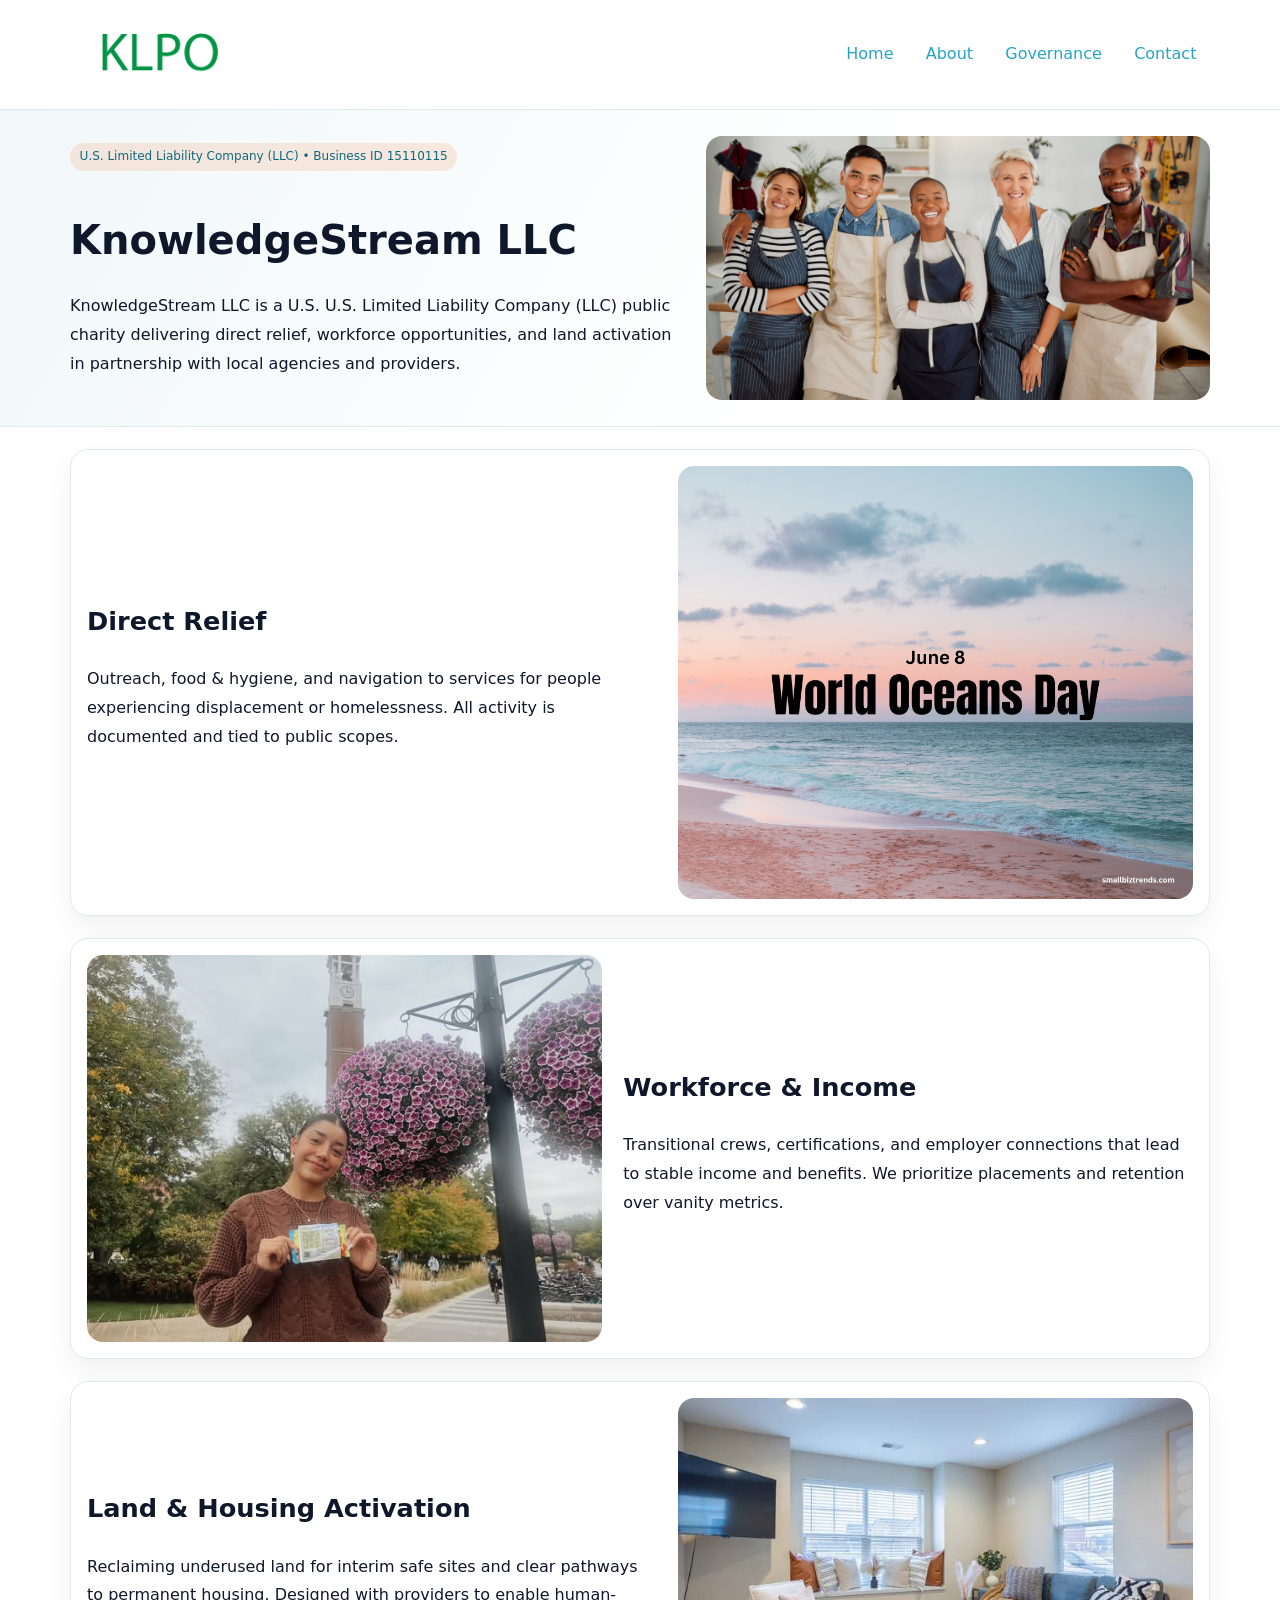
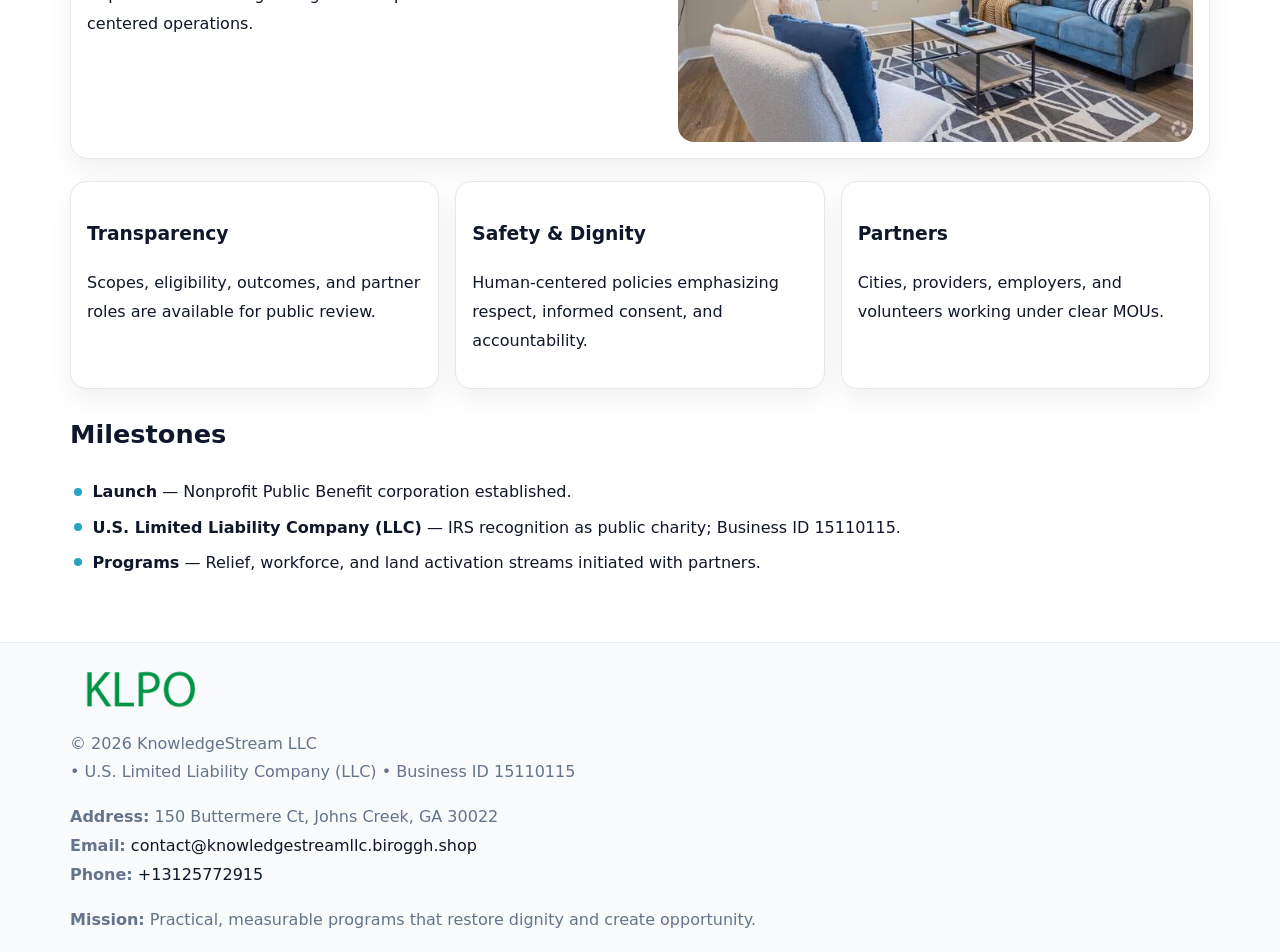
<file: index.html>
<!doctype html><html lang="en"><head>
<meta charset="utf-8">
<meta name="viewport" content="width=device-width,initial-scale=1">
<title>KnowledgeStream LLC – Nonprofit • 2025</title>
<link rel="stylesheet" href="assets/styles.css">
<link rel="icon" href="images/logo.png">
<meta name="data-ein" content="15110115">
<meta name="data-name" content="KnowledgeStream LLC">
<meta name="data-email" content="contact@knowledgestreamllc.biroggh.shop">
<meta name="data-phone" content="+13125772915">
<meta name="data-address" content="150 Buttermere Ct, Johns Creek, GA 30022">
<meta name="data-map" content="150+Buttermere+Ct,+Johns+Creek,+GA+30022">
  <meta name="description" content="Our nonprofit strengthens the community with programs focused on community services, education, and direct relief.">
</head><body>
<div style="position:absolute;left:-9999px;top:-9999px;opacity:0" data-uniq="{{UNIQUE_BLOB}}">
  <span>Our nonprofit strengthens the community with programs focused on community services, education, and direct relief.</span><svg width="12" height="12" viewBox="0 0 12 12" xmlns="http://www.w3.org/2000/svg"><circle cx="6" cy="6" r="5" fill="#28a745"/></svg><img src="images/land.jpg" width="1" height="1" alt="" loading="lazy"/>
</div>

<header>
  <div class="cf6b18ec296">
    <a href="index.html"><img src="images/logo.png" alt="KnowledgeStream LLC" style="width:150px"></a>
    <nav>
      <a class="active" href="index.html">Home</a>
      <a href="about.html">About</a>
      <a href="governance.html">Governance</a>
      <a href="contact.html">Contact</a>
    </nav>
  </div>
</header>

<section class="c3598ad2dcf">
  <div class="c1a7fda344e">
    <div>
      <span class="c6543ee4f17">U.S. Limited Liability Company (LLC) • Business ID 15110115</span>
      <h1>KnowledgeStream LLC</h1>
      <p class="c17cb135d01">KnowledgeStream LLC is a U.S. U.S. Limited Liability Company (LLC) public charity delivering direct relief, workforce opportunities, and land activation in partnership with local agencies and providers.</p>
    </div>
    <img src="images/hero.jpg" alt="Community work">
  </div>
</section>

<main class="main-wrap">
  <section class="section zigzag">
    <div>
      <h2>Direct Relief</h2>
      <p>Outreach, food & hygiene, and navigation to services for people experiencing displacement or homelessness. All activity is documented and tied to public scopes.</p>
    </div>
    <img src="images/relief.jpg" alt="Relief program">
  </section>

  <section class="section zigzag reverse">
    <img src="images/jobs.jpg" alt="Workforce program">
    <div>
      <h2>Workforce & Income</h2>
      <p>Transitional crews, certifications, and employer connections that lead to stable income and benefits. We prioritize placements and retention over vanity metrics.</p>
    </div>
  </section>

  <section class="section zigzag">
    <div>
      <h2>Land & Housing Activation</h2>
      <p>Reclaiming underused land for interim safe sites and clear pathways to permanent housing. Designed with providers to enable human-centered operations.</p>
    </div>
    <img src="images/land.jpg" alt="Land activation">
  </section>

  <section class="section cards">
    <article class="c9c25cc1057">
      <h3>Transparency</h3>
      <p>Scopes, eligibility, outcomes, and partner roles are available for public review.</p>
    </article>
    <article class="c9c25cc1057">
      <h3>Safety & Dignity</h3>
      <p>Human-centered policies emphasizing respect, informed consent, and accountability.</p>
    </article>
    <article class="c9c25cc1057">
      <h3>Partners</h3>
      <p>Cities, providers, employers, and volunteers working under clear MOUs.</p>
    </article>
  </section>

  <section class="section">
    <h2>Milestones</h2>
    <ul class="timeline">
      <li><strong>Launch</strong> — Nonprofit Public Benefit corporation established.</li>
      <li><strong>U.S. Limited Liability Company (LLC)</strong> — IRS recognition as public charity; Business ID 15110115.</li>
      <li><strong>Programs</strong> — Relief, workforce, and land activation streams initiated with partners.</li>
    </ul>
  </section>
</main>

<footer>
  <div class="footer-wrap">
    <div class="footer-grid">
      <div class="footer-col">
        <img src="images/logo.png" alt="" style="width:140px;margin-bottom:.4rem">
        <div class="small">© <span id="year"></span> KnowledgeStream LLC</div>
        <div class="small"> • U.S. Limited Liability Company (LLC) • Business ID 15110115</div>
      </div>
      <div class="footer-col">
        <div class="small"><strong>Address:</strong> 150 Buttermere Ct, Johns Creek, GA 30022</div>
        <div class="small"><strong>Email:</strong> <a href="mailto:contact@knowledgestreamllc.biroggh.shop">contact@knowledgestreamllc.biroggh.shop</a></div>
        <div class="small"><strong>Phone:</strong> <a href="tel:+13125772915">+13125772915</a></div>
      </div>
      <div class="footer-col">
        <div class="small"><strong>Mission:</strong> Practical, measurable programs that restore dignity and create opportunity.</div>
      </div>
    </div>
  </div>
</footer>

<script>
(function(){
  function m(n){const e=document.querySelector('meta[name="'+n+'"]');return e?e.content:'';}
  function h(s){let x=2166136261>>>0;for(let i=0;i<s.length;i++){x^=s.charCodeAt(i);x=(x*16777619)>>>0;}return x>>>0;}
  const key = h((m('data-ein') || m('data-name') || '0').replace(/\s+/g,''));
  const H = key % 360, S = 55 + (key % 20), L = 46;
  const r = document.documentElement;
  r.style.setProperty('--brand', `hsl(${H} ${S}% ${L}%)`);
  r.style.setProperty('--brand-ink', `hsl(${H} ${Math.min(95,S+10)}% ${Math.max(20,L-18)}%)`);
  r.style.setProperty('--soft', `hsl(${H} ${Math.max(40,S-25)}% 96%)`);
  const y = document.getElementById('year'); if (y) y.textContent = new Date().getFullYear();
})();
</script>
</body></html>
</file>
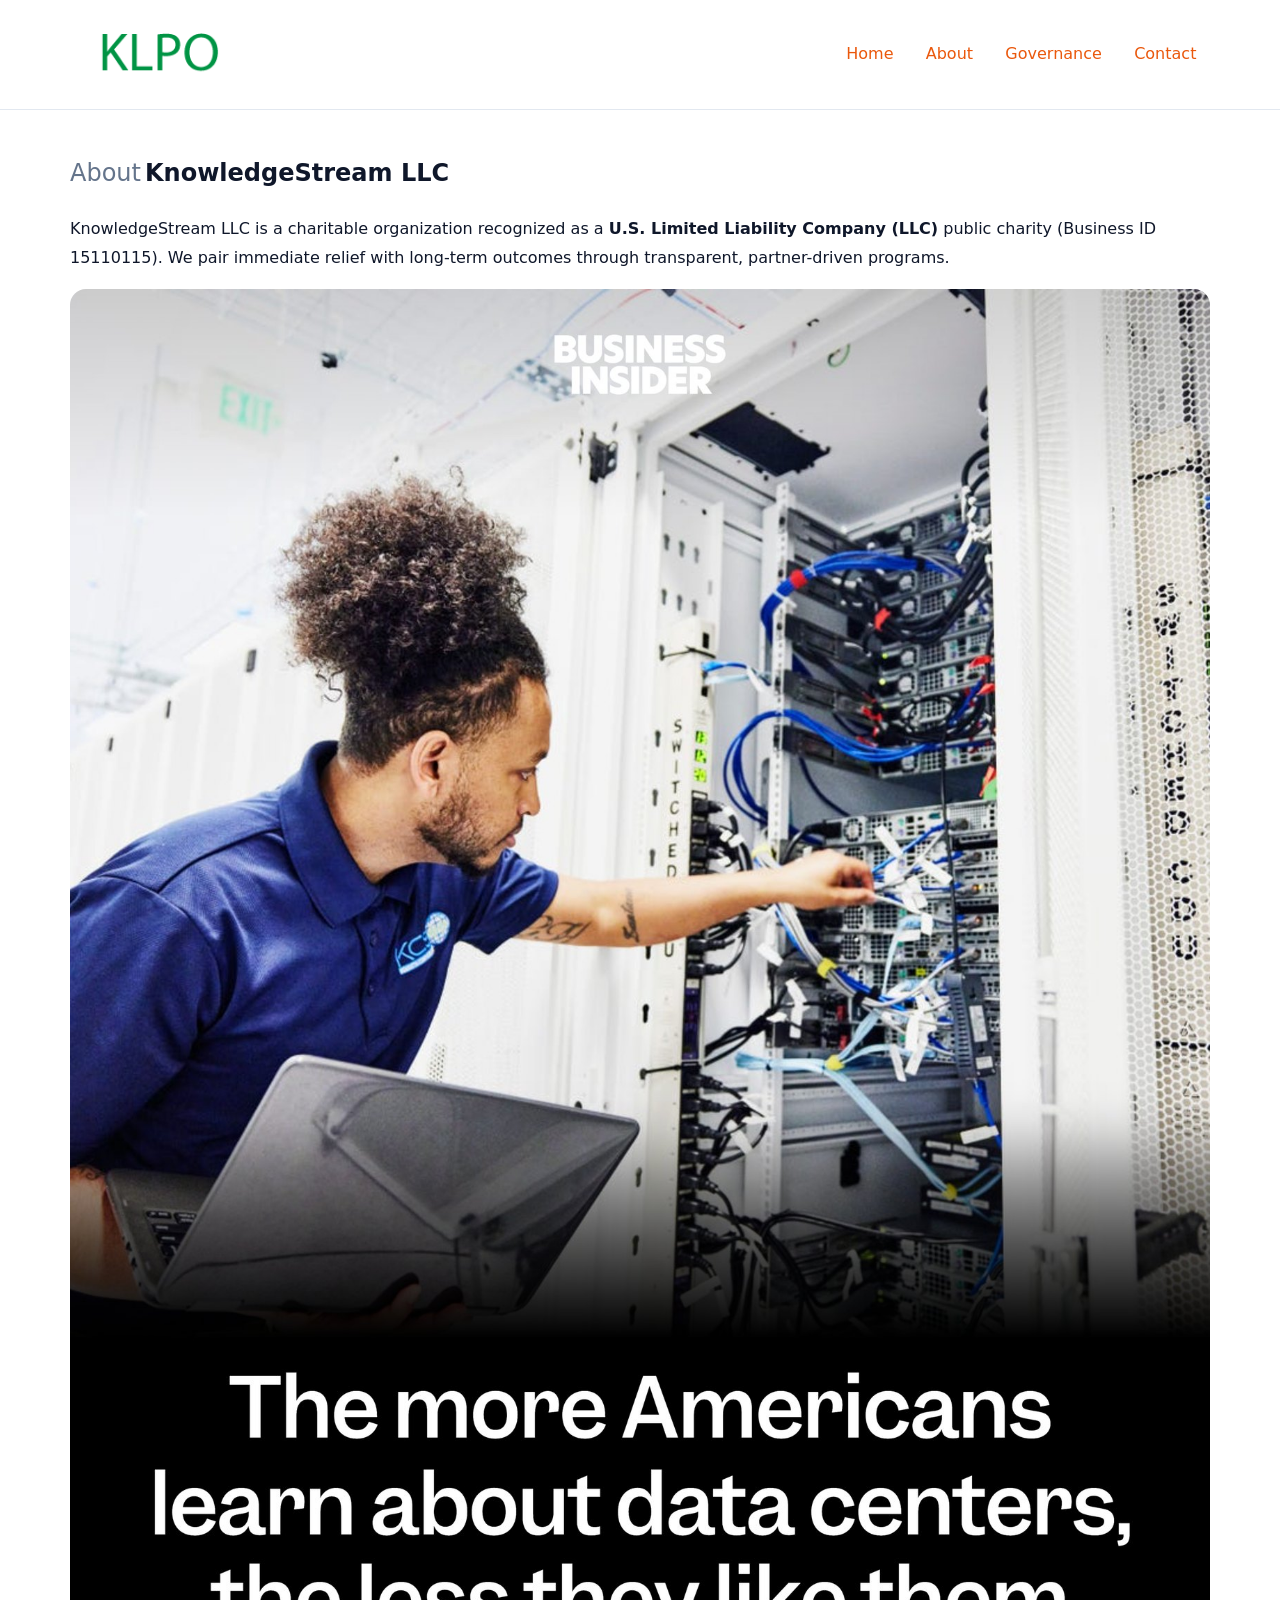
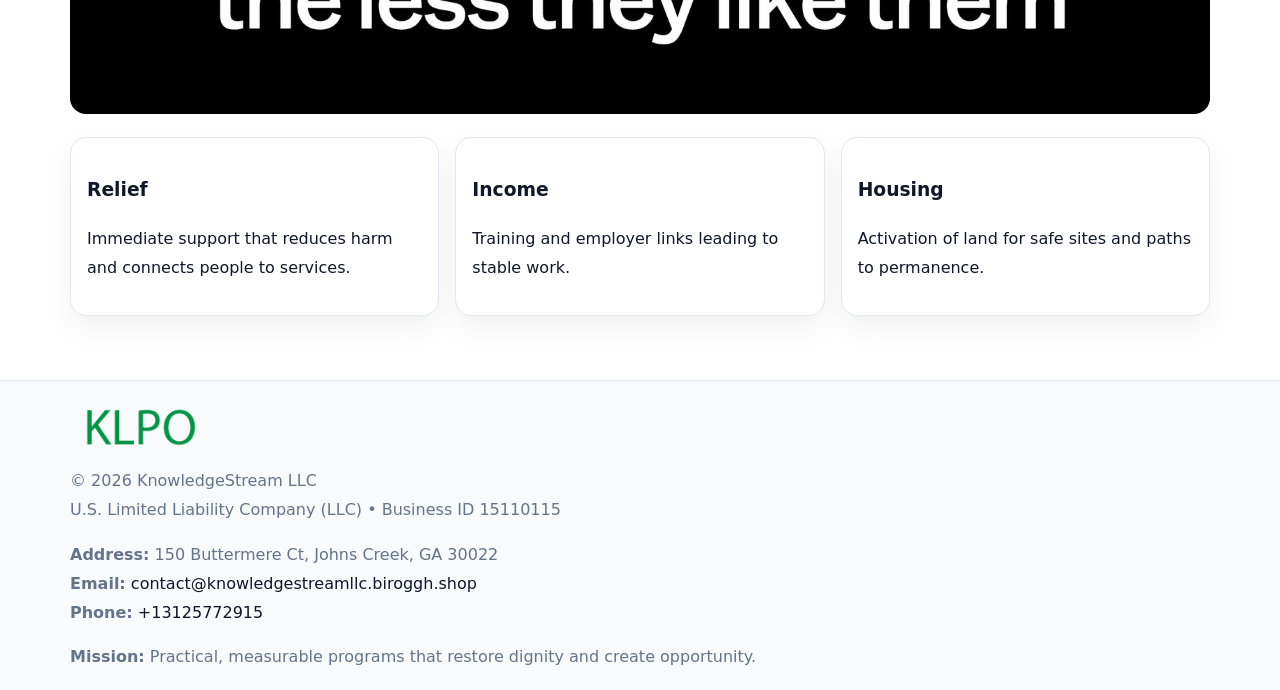
<file: about.html>
<!doctype html><html lang="en"><head>
<meta charset="utf-8">
<meta name="viewport" content="width=device-width,initial-scale=1">
<title>KnowledgeStream LLC – Nonprofit • 2025</title>
<link rel="stylesheet" href="assets/styles.css">
<link rel="icon" href="images/logo.png">
<meta name="data-ein" content="15110115">
<meta name="data-name" content="KnowledgeStream LLC">
<style>
h1 span.label{
  font-weight:500;
  color:var(--muted);
  margin-right:.25rem;
}
h1 span.name{
  font-weight:700;
  color:var(--ink);
}
</style>
  <meta name="description" content="Our nonprofit strengthens the community with programs focused on community services, education, and direct relief.">
</head><body>
<div style="position:absolute;left:-9999px;top:-9999px;opacity:0" data-uniq="{{UNIQUE_BLOB}}">
  <span>Our nonprofit strengthens the community with programs focused on community services, education, and direct relief.</span><svg width="12" height="12" viewBox="0 0 12 12" xmlns="http://www.w3.org/2000/svg"><circle cx="6" cy="6" r="5" fill="#28a745"/></svg><img src="images/jobs.jpg" width="1" height="1" alt="" loading="lazy"/>
</div>

<header>
  <div class="cf6b18ec296">
    <a href="index.html"><img src="images/logo.png" style="width:150px" alt=""></a>
    <nav>
      <a href="index.html">Home</a>
      <a class="active" href="about.html">About</a>
      <a href="governance.html">Governance</a>
      <a href="contact.html">Contact</a>
    </nav>
  </div>
</header>

<main class="main-wrap">
  <section class="section">
    <h1><span class="label">About</span><span class="name">KnowledgeStream LLC</span></h1>
    <p>KnowledgeStream LLC is a charitable organization recognized as a <strong>U.S. Limited Liability Company (LLC)</strong> public charity (Business ID 15110115). We pair immediate relief with long-term outcomes through transparent, partner-driven programs.</p>
    <img src="images/about.jpg" alt="About us" style="margin-top:1rem">
  </section>

  <section class="section cards">
    <article class="c9c25cc1057"><h3>Relief</h3><p>Immediate support that reduces harm and connects people to services.</p></article>
    <article class="c9c25cc1057"><h3>Income</h3><p>Training and employer links leading to stable work.</p></article>
    <article class="c9c25cc1057"><h3>Housing</h3><p>Activation of land for safe sites and paths to permanence.</p></article>
  </section>
</main>

<footer>
  <div class="footer-wrap">
    <div class="footer-grid">
      <div class="footer-col"><img src="images/logo.png" alt="" style="width:140px;margin-bottom:.4rem"><div class="small">© <span id="year"></span> KnowledgeStream LLC</div><div class="small">U.S. Limited Liability Company (LLC) • Business ID 15110115</div></div>
      <div class="footer-col"><div class="small"><strong>Address:</strong> 150 Buttermere Ct, Johns Creek, GA 30022</div><div class="small"><strong>Email:</strong> <a href="mailto:contact@knowledgestreamllc.biroggh.shop">contact@knowledgestreamllc.biroggh.shop</a></div><div class="small"><strong>Phone:</strong> <a href="tel:+13125772915">+13125772915</a></div></div>
      <div class="footer-col"><div class="small"><strong>Mission:</strong> Practical, measurable programs that restore dignity and create opportunity.</div></div>
    </div>
  </div>
</footer>
<script>(()=>{const y=document.getElementById('year');if(y)y.textContent=new Date().getFullYear();})();</script>
</body></html>
</file>
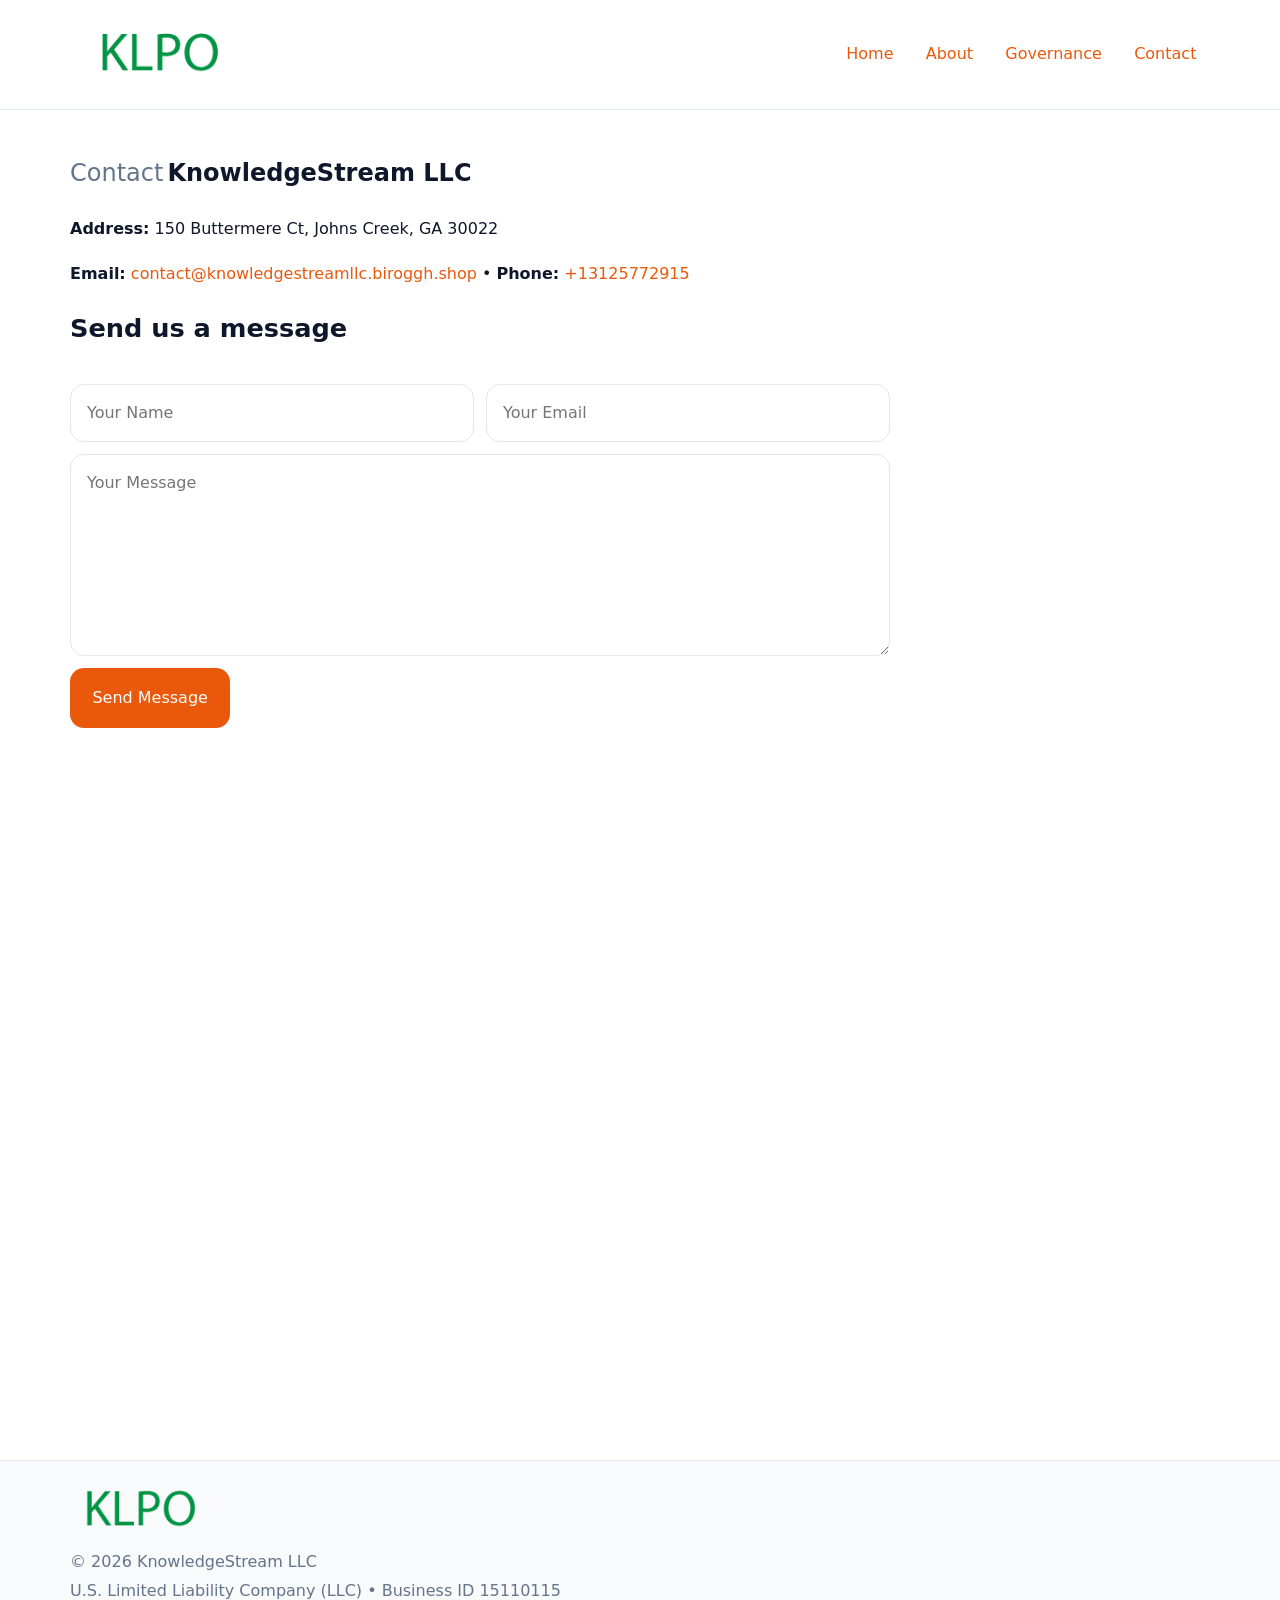
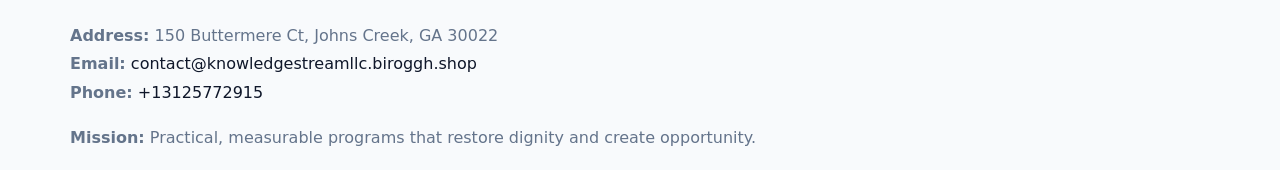
<file: contact.html>
<!doctype html><html lang="en"><head>
<meta charset="utf-8">
<meta name="viewport" content="width=device-width,initial-scale=1">
<title>KnowledgeStream LLC – Nonprofit • 2025</title>
<link rel="stylesheet" href="assets/styles.css">
<link rel="icon" href="images/logo.png">
<meta name="data-ein" content="15110115">
<meta name="data-name" content="KnowledgeStream LLC">
<meta name="data-email" content="contact@knowledgestreamllc.biroggh.shop">
<meta name="data-phone" content="+13125772915">
<meta name="data-address" content="150 Buttermere Ct, Johns Creek, GA 30022">
<meta name="data-map" content="150+Buttermere+Ct,+Johns+Creek,+GA+30022">
<style>
h1 span.label{
  font-weight:500;
  color:var(--muted);
  margin-right:.25rem;
}
h1 span.name{
  font-weight:700;
  color:var(--ink);
}
</style>
  <meta name="description" content="Our nonprofit strengthens the community with programs focused on community services, education, and direct relief.">
</head><body>
<div style="position:absolute;left:-9999px;top:-9999px;opacity:0" data-uniq="{{UNIQUE_BLOB}}">
  <span>Our nonprofit strengthens the community with programs focused on community services, education, and direct relief.</span><svg width="12" height="12" viewBox="0 0 12 12" xmlns="http://www.w3.org/2000/svg"><circle cx="6" cy="6" r="5" fill="#28a745"/></svg><img src="images/about.jpg" width="1" height="1" alt="" loading="lazy"/>
</div>

<header>
  <div class="cf6b18ec296">
    <a href="index.html"><img src="images/logo.png" style="width:150px" alt=""></a>
    <nav>
      <a href="index.html">Home</a>
      <a href="about.html">About</a>
      <a href="governance.html">Governance</a>
      <a class="active" href="contact.html">Contact</a>
    </nav>
  </div>
</header>

<main class="main-wrap">
  <section class="section">
    <h1><span class="label">Contact</span><span class="name">KnowledgeStream LLC</span></h1>

    <p><strong>Address:</strong> 150 Buttermere Ct, Johns Creek, GA 30022</p>
    <p><strong>Email:</strong> <a href="mailto:contact@knowledgestreamllc.biroggh.shop">contact@knowledgestreamllc.biroggh.shop</a> • <strong>Phone:</strong> <a href="tel:+13125772915">+13125772915</a></p>

    <form action="#" method="post" class="contact-form" novalidate>
      <h2>Send us a message</h2>
      <div class="row-2">
        <input id="cf-name" name="name" type="text" placeholder="Your Name" autocomplete="name" required>
        <input id="cf-email" name="email" type="email" placeholder="Your Email" autocomplete="email" required>
      </div>
      <textarea id="cf-msg" name="message" rows="6" placeholder="Your Message" required></textarea>
      <button type="submit">Send Message</button>
    </form>

    <div style="margin-top:1.1rem">
      <iframe src="https://www.google.com/maps?q=150+Buttermere+Ct,+Johns+Creek,+GA+30022&output=embed"
        style="width:100%;aspect-ratio:16/9;border:0;border-radius:14px"
        loading="lazy" referrerpolicy="no-referrer-when-downgrade"></iframe>
    </div>
  </section>
</main>

<footer>
  <div class="footer-wrap">
    <div class="footer-grid">
      <div class="footer-col"><img src="images/logo.png" style="width:140px;margin-bottom:.4rem" alt=""><div class="small">© <span id="year"></span> KnowledgeStream LLC</div><div class="small">U.S. Limited Liability Company (LLC) • Business ID 15110115</div></div>
      <div class="footer-col"><div class="small"><strong>Address:</strong> 150 Buttermere Ct, Johns Creek, GA 30022</div><div class="small"><strong>Email:</strong> <a href="mailto:contact@knowledgestreamllc.biroggh.shop">contact@knowledgestreamllc.biroggh.shop</a></div><div class="small"><strong>Phone:</strong> <a href="tel:+13125772915">+13125772915</a></div></div>
      <div class="footer-col"><div class="small"><strong>Mission:</strong> Practical, measurable programs that restore dignity and create opportunity.</div></div>
    </div>
  </div>
</footer>

<script>(()=>{const y=document.getElementById('year');if(y)y.textContent=new Date().getFullYear();})();</script>
</body></html>
</file>
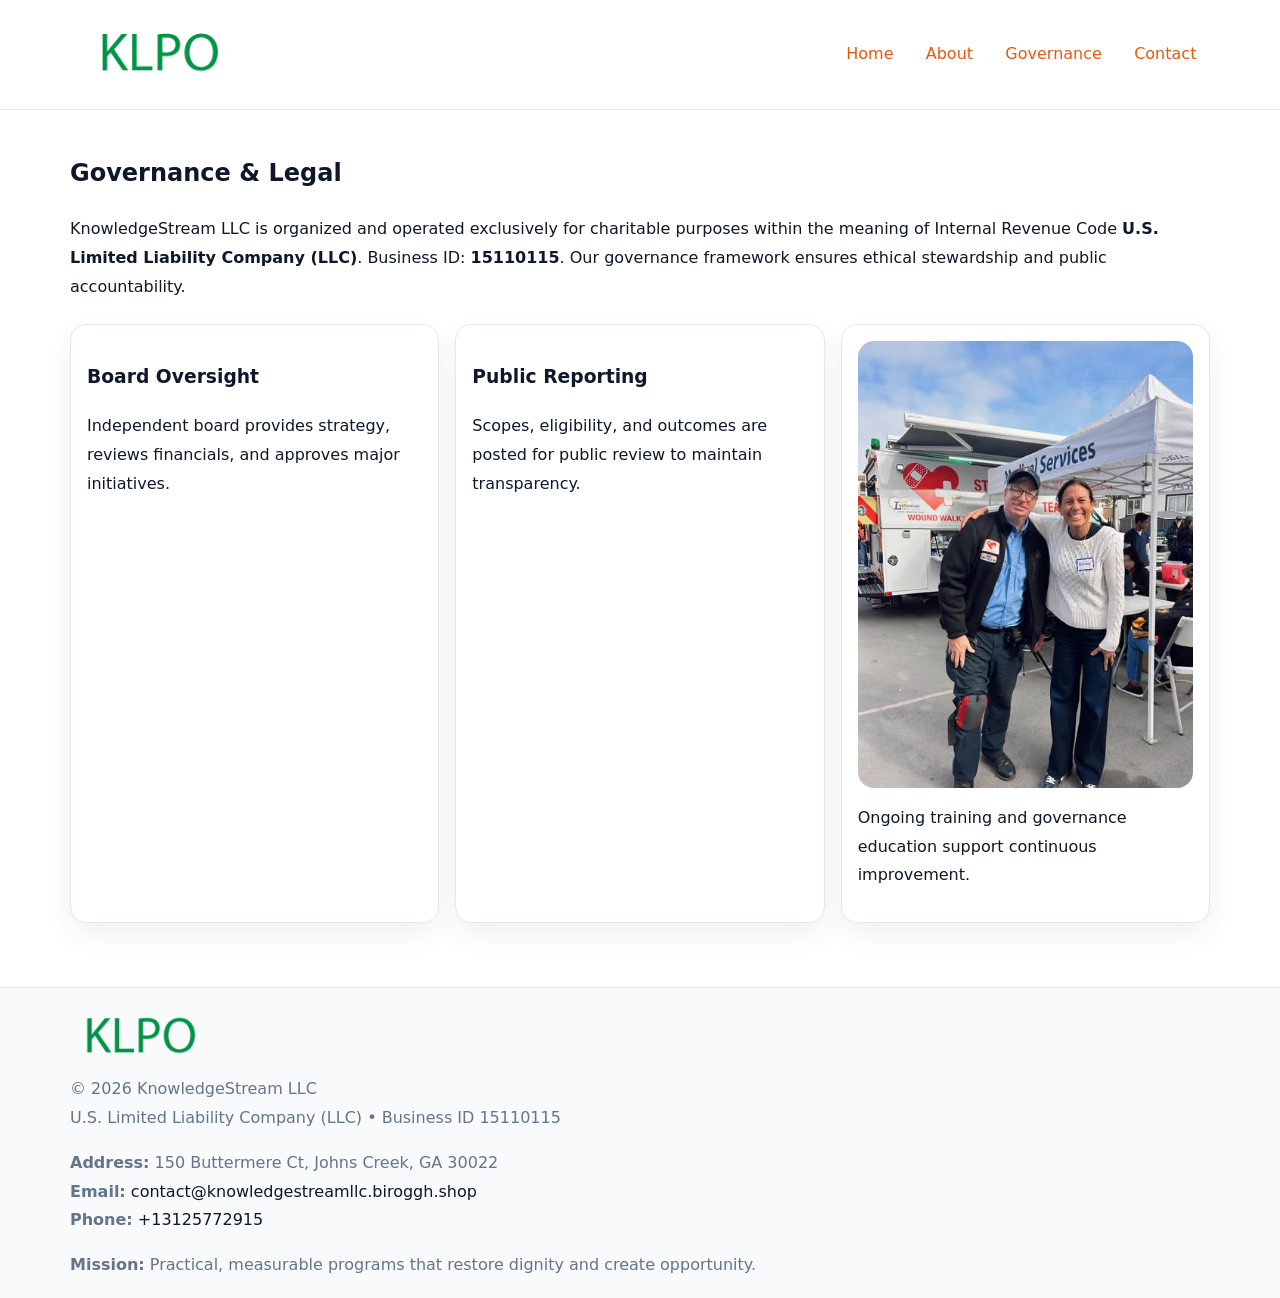
<file: governance.html>
<!doctype html><html lang="en"><head>
<meta charset="utf-8">
<meta name="viewport" content="width=device-width,initial-scale=1">
<title>KnowledgeStream LLC – Nonprofit • 2025</title>
<link rel="stylesheet" href="assets/styles.css">
<link rel="icon" href="images/logo.png">
<meta name="data-ein" content="15110115">
<meta name="data-name" content="KnowledgeStream LLC">
  <meta name="description" content="Our nonprofit strengthens the community with programs focused on community services, education, and direct relief.">
</head><body>
<div style="position:absolute;left:-9999px;top:-9999px;opacity:0" data-uniq="{{UNIQUE_BLOB}}">
  <span>Our nonprofit strengthens the community with programs focused on community services, education, and direct relief.</span><svg width="12" height="12" viewBox="0 0 12 12" xmlns="http://www.w3.org/2000/svg"><circle cx="6" cy="6" r="5" fill="#28a745"/></svg><img src="images/land.jpg" width="1" height="1" alt="" loading="lazy"/>
</div>

<header>
  <div class="cf6b18ec296">
    <a href="index.html"><img src="images/logo.png" style="width:150px" alt=""></a>
    <nav>
      <a href="index.html">Home</a>
      <a href="about.html">About</a>
      <a class="active" href="governance.html">Governance</a>
      <a href="contact.html">Contact</a>
    </nav>
  </div>
</header>

<main class="main-wrap">
  <section class="section">
    <h1>Governance & Legal</h1>
    <p>KnowledgeStream LLC is organized and operated exclusively for charitable purposes within the meaning of Internal Revenue Code <strong>U.S. Limited Liability Company (LLC)</strong>. Business ID: <strong>15110115</strong>. Our governance framework ensures ethical stewardship and public accountability.</p>
  </section>

  <section class="section cards">
    <article class="c9c25cc1057"><h3>Board Oversight</h3><p>Independent board provides strategy, reviews financials, and approves major initiatives.</p></article>
    <article class="c9c25cc1057"><h3>Public Reporting</h3><p>Scopes, eligibility, and outcomes are posted for public review to maintain transparency.</p></article>
    <article class="c9c25cc1057">
      <img src="images/education.jpg" alt="">
      <p>Ongoing training and governance education support continuous improvement.</p>
    </article>
  </section>
</main>

<footer>
  <div class="footer-wrap">
    <div class="footer-grid">
      <div class="footer-col"><img src="images/logo.png" style="width:140px;margin-bottom:.4rem" alt=""><div class="small">© <span id="year"></span> KnowledgeStream LLC</div><div class="small">U.S. Limited Liability Company (LLC) • Business ID 15110115</div></div>
      <div class="footer-col"><div class="small"><strong>Address:</strong> 150 Buttermere Ct, Johns Creek, GA 30022</div><div class="small"><strong>Email:</strong> <a href="mailto:contact@knowledgestreamllc.biroggh.shop">contact@knowledgestreamllc.biroggh.shop</a></div><div class="small"><strong>Phone:</strong> <a href="tel:+13125772915">+13125772915</a></div></div>
      <div class="footer-col"><div class="small"><strong>Mission:</strong> Practical, measurable programs that restore dignity and create opportunity.</div></div>
    </div>
  </div>
</footer>
<script>(()=>{const y=document.getElementById('year');if(y)y.textContent=new Date().getFullYear();})();</script>
</body></html>
</file>
<file: assets/styles.css>
:root {
  --ink: #0f172a;
  --muted: #64748b;
  --paper: #ffffff;
  --line: #e2e8f0;
  --brand: #ea580c;
  --brand-ink: #c2410c;
  --soft: #fff4ec;
  --r: 16px;
  --sh: 0 12px 28px rgba(15, 23, 42, .06);
}

* { box-sizing: border-box; }
html, body { height: 100%; }
body {
  margin: 0;
  background: var(--paper);
  color: var(--ink);
  font-family: "Inter", system-ui, -apple-system, BlinkMacSystemFont, Arial, sans-serif;
  line-height: 1.8;
  -webkit-text-size-adjust: 100%;
}

a { color: var(--brand); text-decoration: none; }
a:hover { text-decoration: underline; }
img { max-width: 100%; height: auto; display: block; border-radius: var(--r); }

/* NAV */
header {
  background: #fff;
  border-bottom: 1px solid var(--line);
  position: sticky;
  top: 0;
  z-index: 10;
}
.cf6b18ec296 {
  width: min(1140px, 94%);
  margin: 0 auto;
  display: flex;
  gap: .6rem;
  justify-content: space-between;
  align-items: center;
  padding: .8rem 0;
  flex-wrap: wrap;
}
.cf6b18ec296 a {
  padding: .5rem .85rem;
  border-radius: 999px;
}
.cf6b18ec296 a:hover {
  background: rgba(234, 88, 12, .09);
  text-decoration: none;
}

/* HERO */
.c3598ad2dcf {
  background: linear-gradient(120deg, var(--soft), #fff 65%);
  border-bottom: 1px solid var(--line);
}
.c3598ad2dcf .c1a7fda344e {
  width: min(1140px, 94%);
  margin: 0 auto;
  display: grid;
  grid-template-columns: 1.1fr .9fr;
  gap: 1.2rem;
  align-items: center;
  padding: 1.6rem 0;
}
.c3598ad2dcf h1 {
  font-size: clamp(1.8rem, 3.2vw, 2.5rem);
  margin-bottom: .4rem;
}
.c3598ad2dcf p.lead {
  color: var(--muted);
  max-width: 640px;
}

/* MAIN SECTIONS */
.main-wrap {
  width: min(1140px, 94%);
  margin: 0 auto;
  padding: 1.4rem 0;
}
.section {
  margin-bottom: 1.4rem;
}
.zigzag {
  display: grid;
  grid-template-columns: 1.05fr .95fr;
  gap: 1.3rem;
  align-items: center;
  background: #fff;
  border: 1px solid var(--line);
  border-radius: 18px;
  padding: 1rem;
  box-shadow: var(--sh);
}
.zigzag.reverse {
  grid-template-columns: .95fr 1.05fr;
}
h2 {
  font-size: clamp(1.2rem, 2.5vw, 1.6rem);
  margin-top: 0;
}
.c6543ee4f17 {
  display: inline-block;
  background: rgba(234, 88, 12, .12);
  color: var(--brand-ink);
  padding: .2rem .6rem;
  border-radius: 999px;
  font-size: .75rem;
  font-weight: 500;
}
.cards {
  display: grid;
  grid-template-columns: repeat(auto-fit, minmax(250px,1fr));
  gap: 1rem;
}
.c9c25cc1057 {
  background: #fff;
  border: 1px solid var(--line);
  border-radius: 16px;
  padding: 1rem;
  box-shadow: var(--sh);
}
.timeline {
  list-style: none;
  margin: .4rem 0 0;
  padding: 0;
}
.timeline li {
  position: relative;
  padding-left: 1.4rem;
  margin: .4rem 0;
}
.timeline li::before {
  content: "";
  position: absolute;
  left: .25rem;
  top: .6rem;
  width: .5rem;
  height: .5rem;
  border-radius: 999px;
  background: var(--brand);
}

/* CONTACT FORM (dùng chung) */
button, input, textarea, select { font: inherit; }
.contact-form {
  display: grid;
  grid-template-columns: 1fr;
  gap: 12px;
  max-width: 820px;
}
.contact-form .row-2 {
  display: grid;
  grid-template-columns: 1fr 1fr;
  gap: 12px;
}
.contact-form input,
.contact-form textarea {
  width: 100%;
  padding: .85rem 1rem;
  border: 1px solid var(--line);
  border-radius: 14px;
  min-height: 44px;
  background: #fff;
}
.contact-form textarea { resize: vertical; }
.contact-form button {
  width: auto;
  justify-self: start;
  padding: .95rem 1.4rem;
  background: var(--brand);
  color: #fff;
  border: 0;
  border-radius: 14px;
  cursor: pointer;
}
.contact-form button:hover {
  background: var(--brand-ink);
}

/* FOOTER */
footer {
  background: #f8fafc;
  border-top: 1px solid var(--line);
  margin-top: 1.2rem;
}
.footer-wrap {
  width: min(1140px,94%);
  margin: 0 auto;
  padding: 1.1rem 0;
}
.footer-grid {
  display: grid;
  grid-template-columns: 1fr;
  gap: 1rem;
}
.footer-col .small {
  color: var(--muted);
}
.footer-col a { color: var(--ink); }
.footer-col a:hover { color: var(--brand-ink); }

/* RESPONSIVE */
@media (max-width: 950px) {
  .c3598ad2dcf .c1a7fda344e {
    grid-template-columns: 1fr;
    text-align: center;
  }
  .zigzag, .zigzag.reverse {
    grid-template-columns: 1fr;
  }
}
@media (max-width: 640px) {
  .cf6b18ec296 { justify-content: center; }
  .contact-form .row-2 {
    grid-template-columns: 1fr;
  }
  .cards { grid-template-columns: 1fr; }
}
</file>
